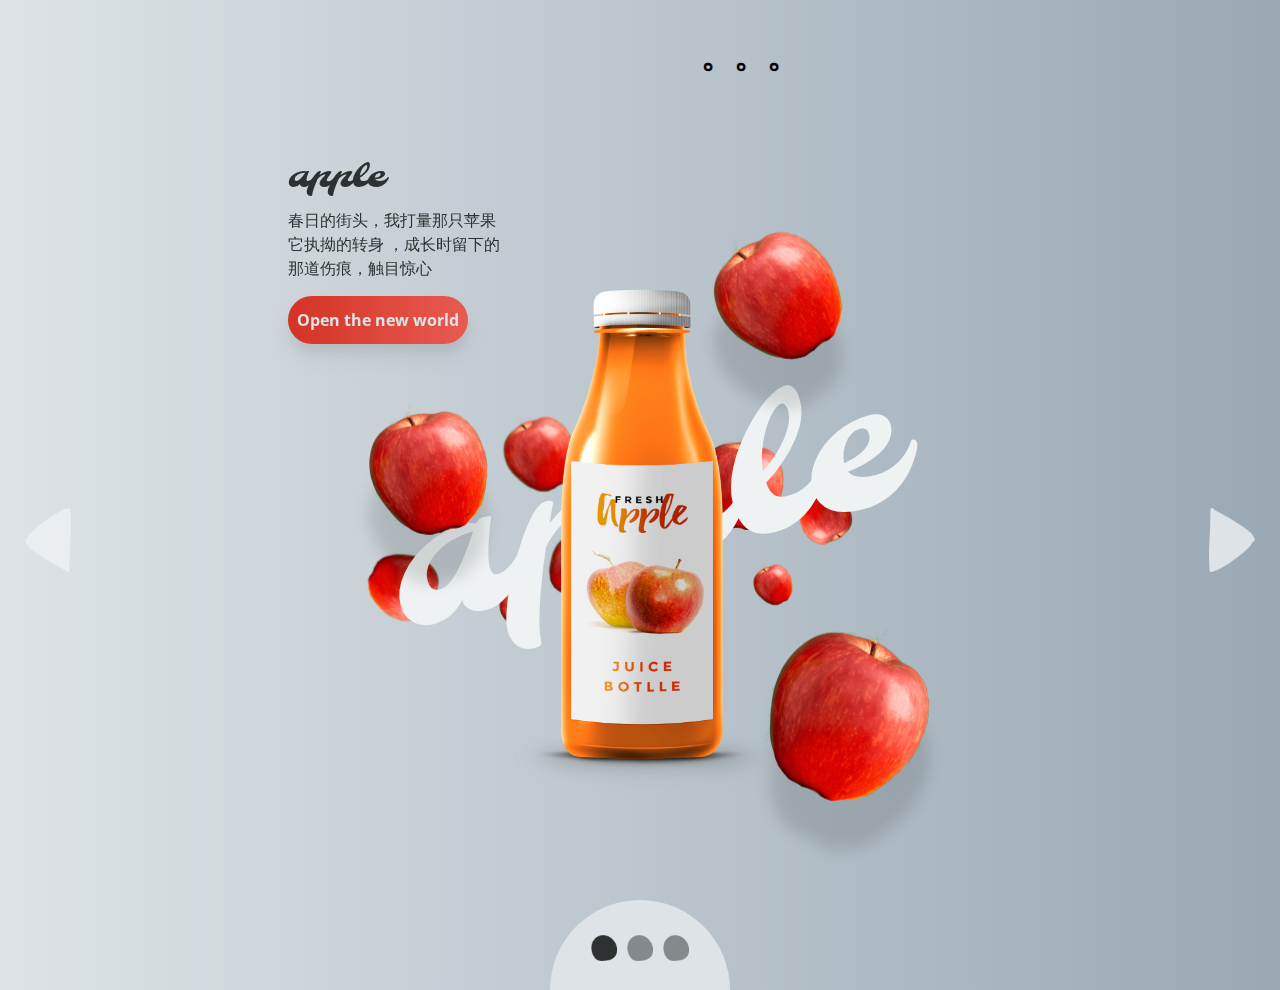
<file: mywebsite/index.html>
<!DOCTYPE html>
<html lang="zh">
<head>
    <meta charset="UTF-8">
    <meta http-equiv="X-UA-Compatible" content="IE=edge,chrome=1">
    <meta name="viewport" content="width=device-width, initial-scale=1.0">
    <title>my world</title>
    <link rel="stylesheet" type="text/css" href="css/normalize.css" /><!--CSS RESET-->
    <link rel="stylesheet" type="text/css" href="css/htmleaf-demo.css"><!--演示页面样式，使用时可以不引用-->
    <link rel="stylesheet" type="text/css" href="assets/css/base.css" />
    <link rel="stylesheet" type="text/css" href="assets/css/demo.css" />
    <link rel="stylesheet" href="css/website1.css">
    <style>
        .icon {
            width: 1em; height: 1em;
            vertical-align: -0.15em;
            fill: currentColor;
            overflow: hidden;
        }
    </style>
</head>
<body>
<div>
<div class="htmleaf-container">
    <header class="htmleaf-header">
        <h1 id="welcome"></h1>
    </header>
    <section class="page-wrapper" id="coidea">

        <div class="slider">

            <ul class="slider-list">

                <li class="slider-list__item slider-list__item_active">
	            <span class="back__element">
	              <img src="assets/img/back_apple_002.png" />
	            </span>
                    <span class="main__element">
	              <img src="assets/img/bottle_apple_002.png" />
	            </span>
                    <span class="front__element">
	              <img src="assets/img/front_apple_002.png" />
	            </span>
                    <span class="title__element">
	              <span class="title">apple</span>
	            </span>
                    <span class="more__element">
	              <span class="content">
	                <span class="headline">apple</span>
	                <span class="excerpt">春日的街头，我打量那只苹果<br>它执拗的转身
                        ，成长时留下的<br>那道伤痕，触目惊心</span>
	                <span class="link">
	                  <div class="fill"></div>
	                  <a href="#" class="open">Open the new world</a>
	                </span>
	              </span>
	            </span>
                </li>

                <li class="slider-list__item">
	            <span class="back__element">
	              <img src="assets/img/back_grapes_001.png" />
	            </span>
                    <span class="main__element">
	              <img src="assets/img/bottle_grapes_001.png" />
	            </span>
                    <span class="front__element">
	              <img src="assets/img/front_grapes_001.png" />
	            </span>
                    <span class="title__element">
	              <span class="title">grapes</span>
	            </span>
                    <span class="more__element">
	              <span class="content">
	                <span class="headline">grapes</span>
	                <span class="excerpt">西园晚霁浮嫩凉，开尊漫摘葡萄尝<br>满架高撑紫络索，一枝斜亸金琅珰<br> 天风飕飕叶栩栩，蝴蝶声干作晴雨<br> 神蛟清夜蛰寒潭，万片湿云飞不起<br>石家美人金谷游，罗帏翠幕珊瑚钩<br> 玉盘新荐入华屋，珠帐高悬夜不收<br>胜游记得当年景，清气逼人毛骨冷<br> 笑呼明镜上遥天，醉倚银床弄秋影</span>
	                <span class="link">
	                  <div class="fill fill-dark"></div>
	                  <a href="#" class="open">Open the new world</a>
	                </span>
	              </span>
	            </span>
                </li>

                <li class="slider-list__item">
	            <span class="back__element">
	              <img src="assets/img/back_strawberry_003.png" />
	            </span>
                    <span class="main__element">
	              <img src="assets/img/bottle_strawberry_003.png" />
	            </span>
                    <span class="front__element">
	              <img src="assets/img/front_strawberry_003.png" />
	            </span>
                    <span class="title__element">
	              <span class="title">strawberry</span>
	            </span>
                    <span class="more__element">
	              <span class="content">
	                <span class="headline">strawberry</span>
	                <span class="excerpt">幽幽雅雅若卿卿,碧玉嫣红百媚生<br>不羡高枝犹自爱,春风吹处果盈盈</span>
	                <span class="link">
	                    <div class="fill"></div>
	                  <a href="#" class="open">Open the new world</a>
	                </span>
	              </span>
	            </span>
                </li>

            </ul>

            <div class="slider__nav-bar">
                <a class="nav-control"></a>
                <a class="nav-control"></a>
                <a class="nav-control"></a>
            </div>

            <div class="slider__controls">
                <a class="slider__arrow slider__arrow_prev"></a>
                <a class="slider__arrow slider__arrow_next"></a>
            </div>

        </div>

    </section>
</div>
<div class="htmleaf-down">
    <div id="myWebsite">
        <div id="middle">
            <div id='aboutMe'>
                <ul class="iconfont">
                    <li>
                        <svg class="icon" aria-hidden="true">
                            <use xlink:href="#icon-ziyuan4"></use>
                        </svg>
                    </li>
                    <li>
                        <svg class="icon" aria-hidden="true">
                            <use xlink:href="#icon-ziyuan3"></use>
                        </svg>
                    </li>
                    <li>
                        <svg class="icon" aria-hidden="true">
                            <use xlink:href="#icon-ziyuan2"></use>
                        </svg>
                    </li>
                    <p>About Me</p>
                    <li>
                        <svg class="icon" aria-hidden="true">
                            <use xlink:href="#icon-ziyuan1"></use>
                        </svg>
                    </li>
                    <li>
                        <svg class="icon" aria-hidden="true">
                            <use xlink:href="#icon-ziyuan8"></use>
                        </svg>
                    </li>
                    <li>
                        <svg class="icon" aria-hidden="true">
                            <use xlink:href="#icon-ziyuan9"></use>
                        </svg>
                    </li>

                </ul>
            </div>
            <div class="infor-img">
                <img src="web-image/小奶熊.png" alt="">
            </div>
            <div id="container">
                <div id="num">
                    <ul>
                        <li class="num1">
                            <img src="web-image/img30.jpg" alt="">
                        </li>
                        <li>
                            <img src="web-image/img32.jpg" alt="">
                        </li>
                        <li>
                            <img src="web-image/img33.jpg" alt="">
                        </li>
                        <li>
                            <img src="web-image/img34.jpg" alt="">
                        </li>
                        <li>
                            <img src="web-image/img35.jpg" alt="">
                        </li>
                        <li>
                            <img src="web-image/img31.jpg" alt="">
                        </li>
                        <li>
                            <img src="web-image/img37.jpg" alt="">
                        </li>
                        <li>
                            <img src="web-image/img38.jpg" alt="">
                        </li>
                    </ul>

                </div>
                <ul id="font">
                    <li id="left">left</li>
                    <li id="right">right</li>
                </ul>
            </div>
            <div id="information">
                <div id="contain">
                    <img class='selected' src="web-image/img20.jpg" alt="">
                    <img src="web-image/img21.jpg" alt="">
                    <img src="web-image/img22.jpg" alt="">
                    <img src="web-image/img23.jpg" alt="">
                    <ul class="num">
                        <li class="selected"></li>
                        <li></li>
                        <li></li>
                        <li></li>
                    </ul>
                    <div class="arrows">
                        <span id="prev">&lt;</span>
                        <span id="next">&gt;</span>
                    </div>

                </div>
                <div class="infor-font">
                    <p>hey,我叫张爽</p>
                    <p>东北农业大学2016级，本科生，软件工程专业</p>
                    <p>精通html，css ，js，vue,react 等多门语言
                        熟练使用Dom，ES6，Jquery等多门语法</p>
                    <p>还有好多好多，都写不过来了呢，简述,简述哈</p>
                    <p>另外，我对自己要求严格，具有极强的自主学习和吃苦耐劳的能力</p>
                    <p>对工作热情，认真负责</p>
                    <p>在校期间学习优异，多次获得奖学金和校级三好学生荣誉称号</p>
                    <p>获得多种省级校级的奖项等</p>
                    <p>同时担任多种干部，团结大家</p>
                    <p>爱好画画，看书，游泳，打网球，羽毛球等</p>
                    <p>性格乐观开朗，喜欢帮助他人，喜欢交朋友</p>
                    <p>和我在一起一定会很开心的哟</p>
                </div>
            </div>
        </div>
        <div id="goup"></div>

        <div id="workContact">
            <div id="technology">
            <div class="chart">
                <div>
                    <canvas  id="one" width="280" height="280" ></canvas>
                    <img class="dongImg" src="web-image/img1.gif" alt="">
                    <canvas  id="two" width="280" height="280" ></canvas>
                    <img class="dongImg" src="web-image/img2.gif" alt="">
                    <canvas  id="three" width="280" height="280"></canvas>
                </div>
                <div>
                    <img class="dongImg" src="web-image/img3.gif" alt="">
                    <canvas  id="four" width="280" height="280"></canvas>
                    <img class="dongImg" src="web-image/img7.gif" alt="">
                    <canvas  id="five" width="280" height="280"></canvas>
                    <img class="dongImg" src="web-image/img5.gif" alt="">
                </div>
            </div>
        </div>
            <div id="mywork" style="position: relative">
                <div class="bigcover">
                    愿你三冬暖，愿你春不寒<br>
                    愿你天黑有灯，下雨有伞<br>
                    愿你人生路上有良人相伴<br>
                    愿你的所有快乐无需假装<br>
                    愿你此生尽性，赤诚善良<br>
                </div>
                <span class="cover">Nothing</span>
                <!--<img src="web-image/nnn.gif" style="width: 380px;height: 364px;position: absolute;top:313px;left:50px;" alt="">-->
                <div class="wordcard">
                    <ul class="worktitle">
                        <li class="smalltitle workSelect">所有</li>
                        <li class="smalltitle">仿站</li>
                        <li class="smalltitle">vueapp</li>
                        <li class="smalltitle" >原生小发现</li>
                    </ul>

                    <!--//所有-->
                    <div class="basework allwork workshow">
                        <a href="http://localhost:63342/myfellow25/mywebsite/time%E4%BE%8B%E5%AD%90.html?_ijt=ctevs6srsousmt6152vltc6auq">
                            <img src="web-image/clock.png" alt="">
                        </a>
                        <a href="http://localhost:63342/myfellow25/mywebsite/%E6%97%8B%E8%BD%AC%E7%AB%8B%E6%96%B9%E4%BD%93.html?_ijt=6cm83rb7bokgprf148r303p753">
                            <img src="web-image/立方体.png" alt="">
                        </a>
                        <a href="http://localhost:63342/myfellow25/mywebsite/%E6%8B%96%E6%8B%BD.html?_ijt=6cm83rb7bokgprf148r303p753">
                            <img src="web-image/拖拽.png" alt="">
                        </a>
                        <a href=" http://localhost:8080/movie">
                            <img src="web-image/vueapp.png" alt="">
                        </a>
                        <a href="http://localhost:3000/">
                            <img src="web-image/meituan.jpg" alt="">
                        </a>
                        <a href="http://localhost:63342/myfellow25/mywebsite/%E6%94%BE%E5%A4%A7%E9%95%9C/%E6%94%BE%E5%A4%A7%E9%95%9C.html?_ijt=rpbvur8n7ljl3tuf7l4ia1bcpl">
                            <img src="web-image/放大镜.png" alt="">
                        </a>
                    </div>
                    <!--防战-->
                    <div class="basework meituenwork">
                        <a href="http://localhost:3000/">
                            <img src="web-image/meituan.jpg" alt="">
                        </a>
                    </div>
                    <!--vueapp-->
                    <div class="basework vueapp">
                        <a href=" http://localhost:8080/movie">
                            <img src="web-image/vueapp.png" alt="">
                        </a>
                    </div>
                    <!--原生小发现-->
                    <div class="basework elsework">
                        <a href="http://localhost:63342/myfellow25/mywebsite/time%E4%BE%8B%E5%AD%90.html?_ijt=ctevs6srsousmt6152vltc6auq">
                            <img src="web-image/clock.png" alt="">
                        </a>
                        <a href="http://localhost:63342/myfellow25/mywebsite/%E6%97%8B%E8%BD%AC%E7%AB%8B%E6%96%B9%E4%BD%93.html?_ijt=6cm83rb7bokgprf148r303p753">
                            <img src="web-image/立方体.png" alt="">
                        </a>
                        <a href="http://localhost:63342/myfellow25/mywebsite/%E6%8B%96%E6%8B%BD.html?_ijt=6cm83rb7bokgprf148r303p753">
                            <img src="web-image/拖拽.png" alt="">
                        </a>
                    </div>
                </div>
                <!--<img src="web-image/小丸子.jpeg" style="position: absolute;top:200px;right:146px;" alt="">-->

            </div>

        </div>
        <div id="contact">
        <img src="web-image/star.gif" alt="">
        <div class="callme">
            CONNECT ME
            <img src="web-image/cat.gif" style="width: 100px;height: 100px;">
        </div>
        <div class="tell">
            tell:18846085254<br>
            e-mail:18846085254@163.com<br>
            wx:zs781792980<br>
            QQ:781792980<br>
            Github: <a href="https://github.com/zhangshuang-h">https://github.com/zhangshuang-h<br></a>
            <img src="web-image/动态小人.gif" alt="">
        </div>
    </div>

</div>

</div>
</div>
<script src="assets/js/anime.min.js" type="text/javascript"></script>
<script src="assets/js/jquery-1.12.4.js"></script>
<script src="assets/js/demo.js"></script>
<script src="assets/js/iconfont.js"></script>
<script src="assets/js/jslib.js"></script>
<script src="assets/js/website1.js"></script>
<script src="assets/js/vue.js"></script>
<!--//轮播图-->
<script>
    var ocontain = document.getElementById("contain")
    var aLi = contain.getElementsByTagName("li");
    var aimg = contain.getElementsByTagName("img");
    var oprev = document.getElementById("prev");
    var onext = document.getElementById("next");

    var nowindex = 0;
    var zIndex = 4 ;
    for(var i=0;i<aLi.length;i++){
        aimg[i].style.zIndex = aLi.length - i;
    }
    for( var i = 0;i<aLi.length;i++){
        aLi[i].index = i;
        aLi[i].onmouseover=function () {
            changeimg(this.index);
        }
        aLi[i].onselectstart = function(){
            return false
        }
    }
    onext.onclick = function () {
        nowindex++;
        if(nowindex ==aLi.length ){
            nowindex=0;
        }
        changeimg(nowindex)
    }
    oprev.onclick = function () {
        nowindex--;
        if(nowindex ==-1 ){
            nowindex=aLi.length - 1;
        }
        changeimg(nowindex);
    }
    function changeimg(xx) {
        for(var j=0;j<aLi.length;j++){
            aLi[j].className="";
            // aimg[j].className=''
        }
        aLi[xx].className='selected';
        // aimg[xx].className='selected';
        aimg[xx].style.zIndex = ++zIndex;
        aimg[xx].style.opacity = 0;
        animate(aimg[xx],{opacity:100});
    }
    play();
    ocontain.onmousemove = function () {
        clearInterval(timer);
    };
    ocontain.onmouseout = function () {
        play();
    };
    function fn() {
        onext.onclick();
    }
    function play() {
        timer = setInterval(fn,1000);
    }

</script>
<!--欢迎-->
<script>
    var Welcome = document.getElementById("welcome");
    var msg = "。。。Welcome to xiaoshuang Zhang's Mini-World。。。<br> 。。。Best wishes to you 。。。";
    var interval = 0;
    var len = msg.length;
    // console.log(len);
    (function(){
        time();
        function time() {
            Welcome.innerHTML = msg.substring(0,interval);
            if(interval != len ) {
                ++interval;
                var st = setTimeout(function(){
                    time();
                    // console.log(1111);
                },200);
            }else{
                interval = 0;
                clearTimeout(st);
            }
        }
    })();

</script>
<!--百分比-->
 <script>
        function percent(classname,num,content){
            var draw = document.getElementById(classname);
            if(!draw.getContext){
                return false;
            }
            var context=draw.getContext('2d'), centerX=draw.width/2,
                centerY=draw.height/2,
                angle=num, //占的百分数
                color=[], //"#e5e5e5","red","#F00"
                font="25px center";
            speed1 = 0; //从度数开始70---》表示从70度开始
            context.lineCap="round";  //square 平角的帽
            //绘制外圈的圆
            function blueCircle(){
                context.save();//save() 方法保存当前图像状态的一份拷贝。
                context.strokeStyle = color[0] || "#e5e5e5"; //设置描边样式
                context.lineWidth = 8; //设置线宽
                context.beginPath();//路径开始
                //context.arc(centerX, centerY, 100 , -Math.PI/2, -Math.PI/2 +n*rad, false);
                //用于绘制圆弧context.arc(x坐标，y坐标，半径，起始角度，终止角度，顺时针/逆时针)
                context.arc(centerX,centerY,centerX-50,0,2*Math.PI,false);
                /*context.moveTo(210,55);
                context.arc(55,55,20,0,2*Math.PI,false);*/
                context.stroke();
                context.closePath(); //路径结束
                context.restore();//save() 方法把当前状态的一份拷贝压入到一个保存图像状态的栈中。这就允许您临时地改变图像状态，然后，通过调用 restore() 来恢复以前的值。
            }

            //绘制红色外圈
            function redCircle(n){
                context.save();
                context.strokeStyle = color[1] || "#4ebdd1"; //设置描边样式
                context.lineWidth = 5; //设置线宽
                context.beginPath();
                context.arc(centerX, centerY, centerX-48 ,  -Math.PI /2, (n * 3.6 - 90) * Math.PI / 180, false);
                context.stroke();
                context.closePath();
                context.restore();
            }
            //百分比文字绘制
            function text(n){
                context.save(); //save和restore可以保证样式属性只运用于该段canvas元素
                //context.strokeStyle = "#F00"; //设置描边样式
                //context.fillStyle='#f00';//文字颜色
                context.beginPath();
                context.font =font || "40px Arial"; //设置字体大小和字体
                context.fillStyle=color[2] || "#333";
                context.textAlign='center';//文本程度对齐方法
                context.textBaseline='middle';//文本垂曲标的目的，基线位置
                //绘制字体，并且指定位置
                context.fillText(content, centerX, centerY-30);
                context.fillText(n.toFixed(0)+"%", centerX, centerY+30);
                context.stroke(); //执行绘制
                context.closePath();
                context.restore();
            }

            //自己一直调用自己动画循环
            var t1=null;
            (function drawFrame(){
                t1=setTimeout(drawFrame,50);
                //window.requestAnimationFrame(drawFrame);
                context.clearRect(0, 0, draw.width, draw.height);
                blueCircle();
                redCircle(speed1);
                text(speed1);
                if(speed1 > angle*100)  clearTimeout(t1);
                speed1 += 0.2;
            }());

        }
        var htmleaf = document.getElementsByClassName("htmleaf-container");
        var Down = document.getElementsByClassName("htmleaf-down");
        var Open = document.getElementsByClassName("open");
        Down[0].style.display = "none";
        Open[0].onclick = function () {
            Down[0].style.display = "block";
            htmleaf[0].style.display = "none";
            // console.log(222)
            percent("one",0.97,"Html+Css3");
            percent("two",0.95,"javaScript");
            percent("three",0.96,"Vue+React");
            percent("four",0.89,"PHP+nodejs");
            percent("five",0.93,"others");
        };
 </script>
<!--work-->
<script>
  $(".smalltitle").on("click",function () {
      $(this).addClass("workSelect").siblings().removeClass("workSelect");
      $(".basework").eq($(this).index()).addClass("workshow").siblings().removeClass("workshow");
  })

  window.onload = function () {
      var mywork = document.getElementById("mywork");
      var bigcover = mywork.getElementsByClassName("bigcover");
      var cover = mywork.getElementsByClassName("cover");
      cover[0].onclick = function () {
              startmove(150, 10);
      };
      bigcover[0].onclick = function () {
              startmove(-150, 10);
      };
  }
      var timerr = null;
      function startmove(target,speed){
          var mywork = document.getElementById("mywork");
          var bigcover = mywork.getElementsByClassName("bigcover");
          var cover = mywork.getElementsByClassName("cover");
           timerr =setInterval(function () {
               if(target==150){
                   bigcover[0].style.left = bigcover[0].offsetLeft+speed+"px";
                   cover[0].style.display = "none";
                   if(bigcover[0].offsetLeft ==150){
                       clearInterval(timerr);
                   }
               }else{
                   bigcover[0].style.left=-300+"px";
                   cover[0].style.display = "block";
                   if(bigcover[0].offsetLeft ==-300){
                       clearInterval(timerr);
                   }
               }

           },30);

      }

</script>
</body>
</html>
</file>
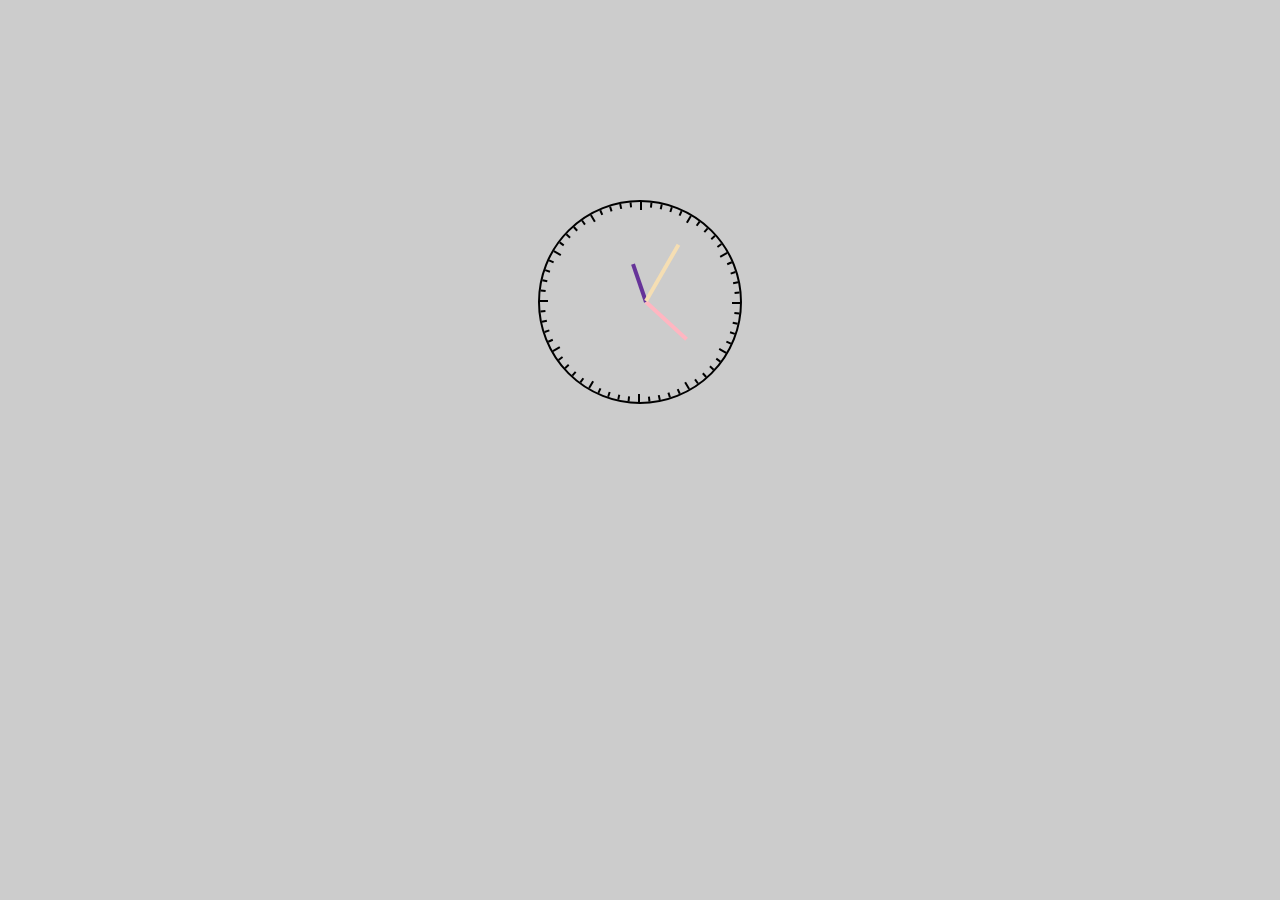
<file: mywebsite/clock.html>
<!DOCTYPE html>
<html lang="en">
<head>
    <meta charset="UTF-8">
    <title>time</title>
    <style>
        *{
            margin: 0;
            padding: 0;
        }
        html{
            background: #cccccc;
        }
        #clock{
            width:200px;
            height: 200px;
            border: 2px solid #000;
            border-radius: 50%;
            margin: 200px auto;
            position: relative;
        }
        #clock li{
            list-style: none;
            width:2px;
            height: 5px;
            background: #000;
            position: absolute;
            top:0;
            right:98px;
            transform-origin: 0 100px;
        }
        #clock li:nth-child(5n+1){
            height: 8px;
        }
        #clock .time{
            width:4px;
            transform-origin: bottom;
        }
        #hour{
            height: 40px;
            position:absolute;
            top:60px;
            left:104px;
            background: rebeccapurple;
        }
        #minute{
            height: 55px;
            position:absolute;
            top:45px;
            left:104px;
            background: lightpink;
        }
        #second{
            height: 65px;
            position:absolute;
            top:34px;
            left:104px;
            background: wheat;
        }


    </style>
</head>
<body>
<div id="clock">
<ul>
    <li style="transform: rotate(0deg)"></li> <li style="transform: rotate(6deg)"></li> <li style="transform: rotate(12deg)"></li>   <li style="transform: rotate(18deg)"></li> <li style="transform: rotate(24deg)"></li>
    <li style="transform: rotate(30deg)"></li> <li style="transform: rotate(36deg)"></li> <li style="transform: rotate(42deg)"></li> <li style="transform: rotate(48deg)"></li> <li style="transform: rotate(54deg)"></li>
    <li style="transform: rotate(60deg)"></li> <li style="transform: rotate(66deg)"></li> <li style="transform: rotate(72deg)"></li> <li style="transform: rotate(78deg)"></li> <li style="transform: rotate(84deg)"></li>
    <li style="transform: rotate(90deg)"></li> <li style="transform: rotate(96deg)"></li> <li style="transform: rotate(102deg)"></li> <li style="transform: rotate(108deg)"></li> <li style="transform: rotate(114deg)"></li>
    <li style="transform: rotate(120deg)"></li> <li style="transform: rotate(126deg)"></li> <li style="transform: rotate(132deg)"></li> <li style="transform: rotate(138deg)"></li> <li style="transform: rotate(144deg)"></li>
    <li style="transform: rotate(150deg)"></li> <li style="transform: rotate(156deg)"></li> <li style="transform: rotate(162deg)"></li> <li style="transform: rotate(168deg)"></li> <li style="transform: rotate(174deg)"></li>
    <li style="transform: rotate(180deg)"></li> <li style="transform: rotate(186deg)"></li> <li style="transform: rotate(192deg)"></li> <li style="transform: rotate(198deg)"></li> <li style="transform: rotate(204deg)"></li>
    <li style="transform: rotate(210deg)"></li> <li style="transform: rotate(216deg)"></li> <li style="transform: rotate(222deg)"></li> <li style="transform: rotate(228deg)"></li> <li style="transform: rotate(234deg)"></li>
    <li style="transform: rotate(240deg)"></li> <li style="transform: rotate(246deg)"></li> <li style="transform: rotate(252deg)"></li> <li style="transform: rotate(258deg)"></li> <li style="transform: rotate(264deg)"></li>
    <li style="transform: rotate(270deg)"></li> <li style="transform: rotate(276deg)"></li> <li style="transform: rotate(282deg)"></li> <li style="transform: rotate(288deg)"></li> <li style="transform: rotate(294deg)"></li>
    <li style="transform: rotate(300deg)"></li> <li style="transform: rotate(306deg)"></li> <li style="transform: rotate(312deg)"></li> <li style="transform: rotate(318deg)"></li> <li style="transform: rotate(324deg)"></li>
    <li style="transform: rotate(330deg)"></li> <li style="transform: rotate(336deg)"></li> <li style="transform: rotate(342deg)"></li> <li style="transform: rotate(348deg)"></li> <li style="transform: rotate(354deg)"></li>
</ul>
    <div id="hour" class="time" style=""></div>
    <div id="minute" class="time" style=""></div>
    <div id="second" class="time" style=""></div>
</div>
</body>
<script>
    (function(){
        time();
        setInterval(time,1000);
        function time(){
            var Hour = document.getElementById("hour");
            var Minute = document.getElementById("minute");
            var Second = document.getElementById("second");
            var myDate = new Date();
            var nowsecond = myDate.getSeconds();
            var nowminute = myDate.getMinutes()+nowsecond/60;
            var nowhour = myDate.getHours() +nowminute/60;


            Hour.style.transform = "rotate("+ nowhour * 30+"deg)";
            Minute.style.transform = "rotate("+ nowminute * 6+"deg)";
            Second.style.transform = "rotate("+ nowsecond * 6+"deg)";
        }

    })()

</script>
</html>
</file>
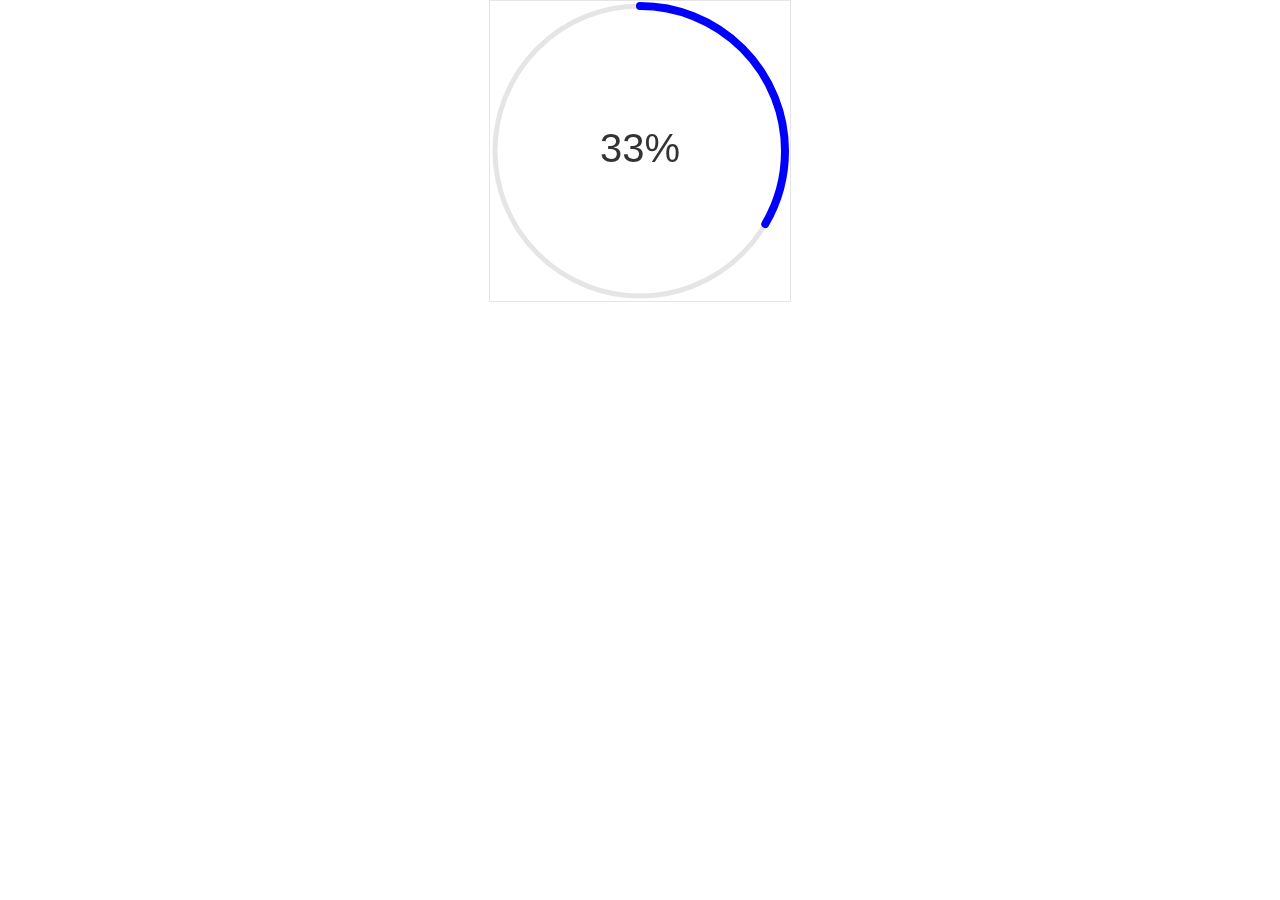
<file: mywebsite/percent.html>
<!DOCTYPE html>
<html>
<head>
    <meta http-equiv="Content-Type" content="text/html; charset=utf-8" />
    <title>canvas制作原生的百分比圆形比例等</title>
    <style>
        *{margin:0;padding:0;}
        body{text-align:center;}
    </style>
</head>
<body>
<div class="chart">
    <canvas  id="canvas" width="300" height="300" style="border:1px solid #e5e5e5"></canvas>
</div>
<script type="text/javascript">
    window.onload = function(){
        var draw = document.getElementById("canvas");
        if(!draw.getContext){
            return false;
        }
        var context=draw.getContext('2d'), centerX=draw.width/2,
            centerY=draw.height/2,
            angle= 0.86, //占的百分数
            color=[], //"#e5e5e5","red","#F00"
            font="40px Arial";
        speed = 0; //从度数开始70---》表示从70度开始
        context.lineCap="round";  //square 平角的帽

        //绘制外圈的圆
        function blueCircle(){
            context.save();//save() 方法保存当前图像状态的一份拷贝。
            context.strokeStyle = color[0] || "#e5e5e5"; //设置描边样式
            context.lineWidth = 5; //设置线宽
            context.beginPath();//路径开始
            //context.arc(centerX, centerY, 100 , -Math.PI/2, -Math.PI/2 +n*rad, false);
            //用于绘制圆弧context.arc(x坐标，y坐标，半径，起始角度，终止角度，顺时针/逆时针)
            context.arc(centerX,centerY,centerX-5,0,2*Math.PI,false);
            /*context.moveTo(210,55);
            context.arc(55,55,20,0,2*Math.PI,false);*/
            context.stroke();
            context.closePath(); //路径结束
            context.restore();//save() 方法把当前状态的一份拷贝压入到一个保存图像状态的栈中。这就允许您临时地改变图像状态，然后，通过调用 restore() 来恢复以前的值。
        }

        //绘制红色外圈
        function redCircle(n){
            context.save();
            context.strokeStyle = color[1] || "blue"; //设置描边样式
            context.lineWidth = 8; //设置线宽
            context.beginPath();
            context.arc(centerX, centerY, centerX-5 ,  -Math.PI /2, (n * 3.6 - 90) * Math.PI / 180, false);
            context.stroke();
            context.closePath();
            context.restore();
        }
        //百分比文字绘制
        function text(n){
            context.save(); //save和restore可以保证样式属性只运用于该段canvas元素
            //context.strokeStyle = "#F00"; //设置描边样式
            //context.fillStyle='#f00';//文字颜色
            context.beginPath();
            context.font =font || "40px Arial"; //设置字体大小和字体
            context.fillStyle=color[2] || "#333";
            context.textAlign='center';//文本程度对齐方法
            context.textBaseline='middle';//文本垂曲标的目的，基线位置
            //绘制字体，并且指定位置
            context.fillText(n.toFixed(0)+"%", centerX, centerY);
            context.stroke(); //执行绘制
            context.closePath();
            context.restore();
        }

        //自己一直调用自己动画循环
        var timer=null;
        (function drawFrame(){
            timer=setTimeout(drawFrame,1);
            //window.requestAnimationFrame(drawFrame);
            context.clearRect(0, 0, draw.width, draw.height);
            blueCircle();
            redCircle(speed);
            text(speed);
            if(speed > angle*100)  clearTimeout(timer);
            speed += 0.2;
        }());


        //下载

    }
</script>
</body>
</html>
<!-- -&#45;&#45;&#45;&#45;&#45;&#45;&#45;&#45;&#45;&#45;&#45;&#45;&#45;&#45;&#45;&#45;&#45;&#45;&#45;&#45;-->
<!--作者：空手走-web-->
<!--来源：CSDN-->
<!--原文：https://blog.csdn.net/u012409048/article/details/76599972-->
<!--版权声明：本文为博主原创文章，转载请附上博文链接！-->
</file>
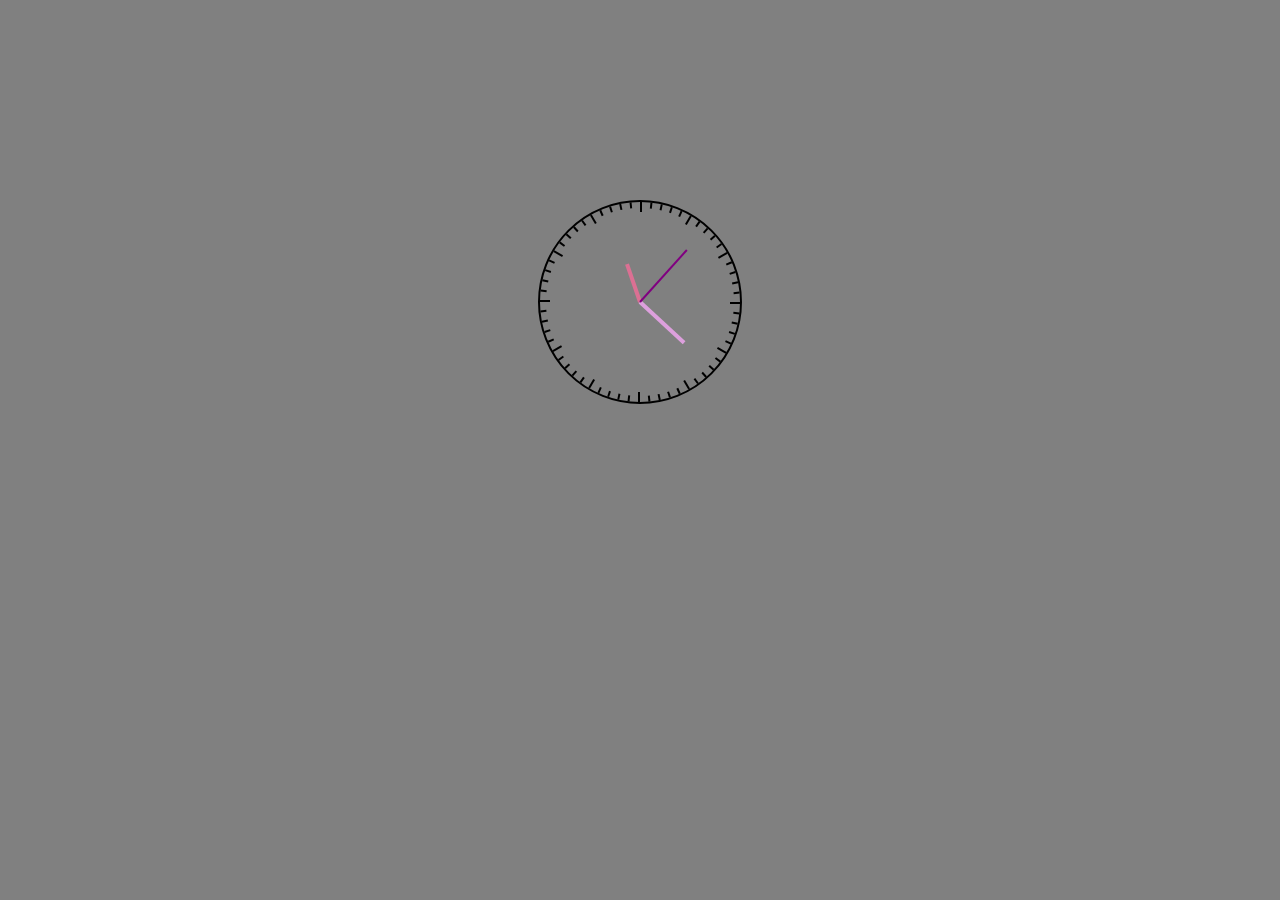
<file: mywebsite/time例子.html>
<!DOCTYPE html>
<html lang="en">
<head>
    <meta charset="UTF-8">
    <title>Title</title>
    <style>
        *{
            margin:0;
            padding: 0;
        }
        html{
            background: gray;
        }
        #clock{
            width: 200px;
            height: 200px;
            border: 2px solid;
            border-radius: 50%;
            margin: 200px auto;
            position: relative;
        }
        #dial li{
            width: 2px;
            height: 6px;
            background: #000000;
            list-style: none;
            position: absolute;
            top: 0;
            left: 100px;
            transform-origin: 0 100px;
        }
        #dial li:nth-child(5n+1){
            height: 10px;
        }
        #hour{
            width: 4px;
            height: 40px;
            background: palevioletred;
            position: absolute;
            top: 60px;
            left: 98px;
            transform-origin: bottom;
        }
        #minute{
            width: 4px;
            height: 60px;
            background: plum;
            position: absolute;
            left: 98px;
            top: 40px;
            transform-origin: bottom;
        }
        #second{
            width: 2px;
            height: 70px;
            background: purple;
            position: absolute;
            left: 99px;
            top: 30px;
            transform-origin: bottom;
        }
    </style>
</head>
<body>
<div id="clock">
    <ul id="dial">
        <li style="transform: rotate(0deg)"></li>
        <li style="transform: rotate(6deg)"></li>
        <li style="transform: rotate(12deg)"></li>
        <li style="transform: rotate(18deg)"></li>
        <li style="transform: rotate(24deg)"></li>
        <li style="transform: rotate(30deg)"></li>
        <li style="transform: rotate(36deg)"></li>
        <li style="transform: rotate(42deg)"></li>
        <li style="transform: rotate(48deg)"></li>
        <li style="transform: rotate(54deg)"></li>
        <li style="transform: rotate(60deg)"></li>
        <li style="transform: rotate(66deg)"></li>
        <li style="transform: rotate(72deg)"></li>
        <li style="transform: rotate(78deg)"></li>
        <li style="transform: rotate(84deg)"></li>
        <li style="transform: rotate(90deg)"></li>
        <li style="transform: rotate(96deg)"></li>
        <li style="transform: rotate(102deg)"></li>
        <li style="transform: rotate(108deg)"></li>
        <li style="transform: rotate(114deg)"></li>
        <li style="transform: rotate(120deg)"></li>
        <li style="transform: rotate(126deg)"></li>
        <li style="transform: rotate(132deg)"></li>
        <li style="transform: rotate(138deg)"></li>
        <li style="transform: rotate(144deg)"></li>
        <li style="transform: rotate(150deg)"></li>
        <li style="transform: rotate(156deg)"></li>
        <li style="transform: rotate(162deg)"></li>
        <li style="transform: rotate(168deg)"></li>
        <li style="transform: rotate(174deg)"></li>
        <li style="transform: rotate(180deg)"></li>
        <li style="transform: rotate(186deg)"></li>
        <li style="transform: rotate(192deg)"></li>
        <li style="transform: rotate(198deg)"></li>
        <li style="transform: rotate(204deg)"></li>
        <li style="transform: rotate(210deg)"></li>
        <li style="transform: rotate(216deg)"></li>
        <li style="transform: rotate(222deg)"></li>
        <li style="transform: rotate(228deg)"></li>
        <li style="transform: rotate(234deg)"></li>
        <li style="transform: rotate(240deg)"></li>
        <li style="transform: rotate(246deg)"></li><li style="transform: rotate(252deg)"></li><li style="transform: rotate(258deg)"></li><li style="transform: rotate(264deg)"></li><li style="transform: rotate(270deg)"></li><li style="transform: rotate(276deg)"></li><li style="transform: rotate(282deg)"></li><li style="transform: rotate(288deg)"></li><li style="transform: rotate(294deg)"></li><li style="transform: rotate(300deg)"></li><li style="transform: rotate(306deg)"></li><li style="transform: rotate(312deg)"></li><li style="transform: rotate(318deg)"></li><li style="transform: rotate(324deg)"></li><li style="transform: rotate(330deg)"></li><li style="transform: rotate(336deg)"></li><li style="transform: rotate(342deg)"></li><li style="transform: rotate(348deg)"></li><li style="transform: rotate(354deg)"></li>
    </ul>
    <div id="hour" style="transform: rotate(277.792deg);"></div>
    <div id="minute" style="transform: rotate(93.5deg);"></div>
    <div id="second" style="transform: rotate(210deg);"></div>
</div>
<script>
    (function(){
        var oDial = document.getElementById("dial");
        var oHour = document.getElementById("hour");
        var oMinute = document.getElementById("minute");
        var oSecond = document.getElementById("second");
//         for(var i=0; i<60; i++){
// //                var oLi = document.createElement("li");
// //                oDial.appendChild(oLi);
//             oDial.innerHTML += "<li style='transform: rotate("+ i * 6 +"deg)'></li>";
//         }
        run();
        setInterval(run, 1000);
        function run(){
            var now = new Date();
            var nowSecond = now.getSeconds();
            var nowMinute = now.getMinutes() + nowSecond / 60;
            var nowHour = now.getHours() + nowMinute / 60;

            oSecond.style.transform = "rotate(" + nowSecond * 6 + "deg)";
            oMinute.style.transform = "rotate("+ nowMinute * 6 +"deg)";
            oHour.style.transform = "rotate("+ nowHour * 30 +"deg)";
        }

    })();

</script>

</body>
</html>
</file>
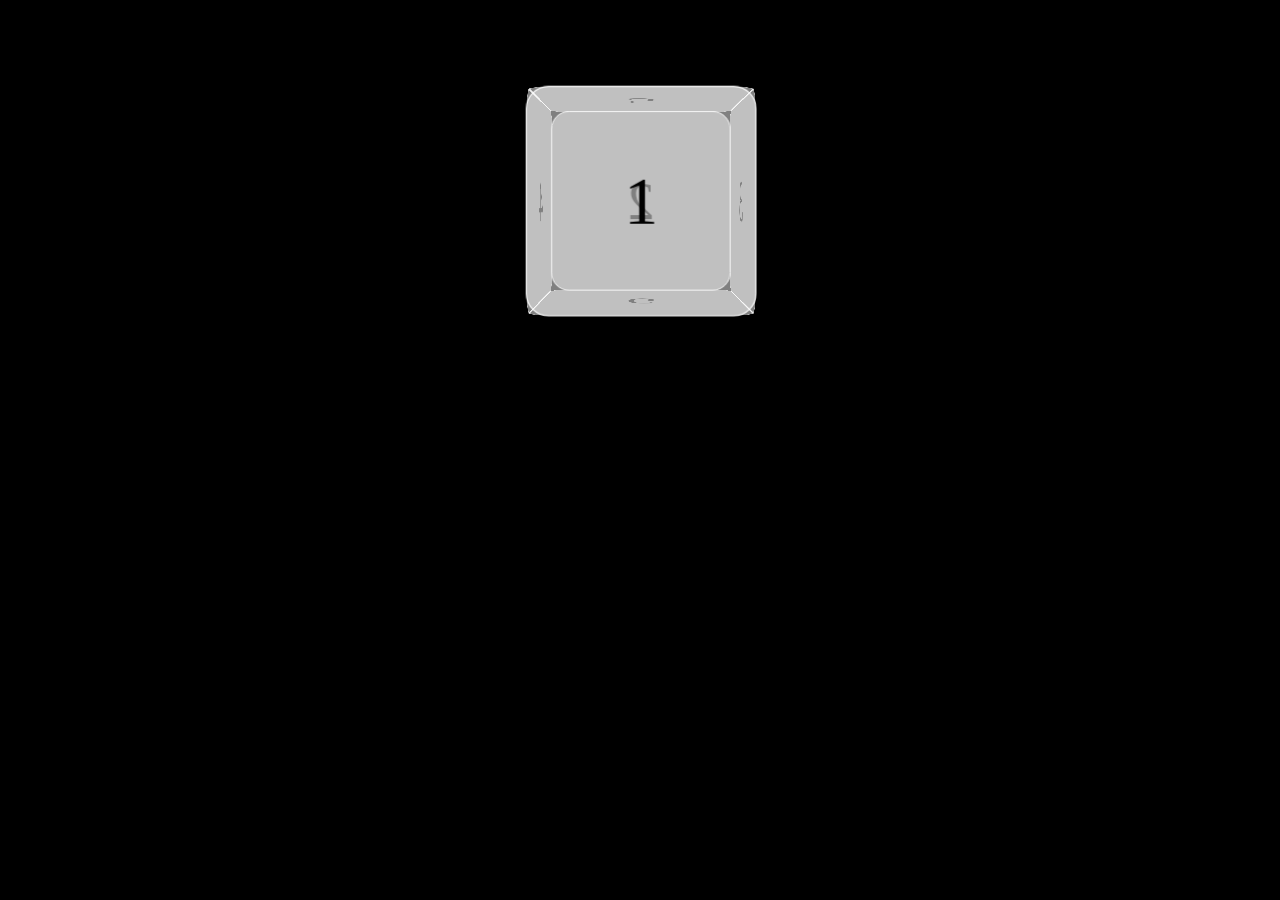
<file: mywebsite/旋转立方体.html>
<!DOCTYPE html>
<html lang="en">
<head>
    <meta charset="UTF-8">
    <title>Title</title>
    <style>
        body{
            background: #000000;
            perspective: 800px;
            /*perspective-origin: -300px -400px;*/
        }
        #container {
            width: 200px;
            height: 200px;
            margin: 100px auto;
            transform-style: preserve-3d;
            animation: yyy 3s linear infinite;
        }
        @keyframes yyy {
            from{

            }
            to{
                transform: rotateY(360deg);
            }
        }



        div:not(#container){
            width: 200px;
            height: 200px;
            background: rgba(255,255,255,.5);
            position: absolute;
            font-size: 60px;
            text-align: center;
            line-height: 200px;
            border-radius: 10%;
            border: 1px solid #ffffff;
        }
        #div1{
           transform: translateZ(100px);
       }
        #div2{
            transform:rotateY(180deg) translateZ(100px);
        }
        #div3{
            transform: rotateY(90deg) translateZ(100px);
        }
        #div4{
            transform: rotateY(-90deg) translateZ(100px);
        }
        #div5{
            transform: rotateX(90deg) translateZ(100px);
        }
        #div6{
            transform: rotateX(-90deg) translateZ(100px);
        }
    </style>
</head>
<body>
 <div id="container">
        <div id="div1">1</div>
        <div id="div2">2</div>
        <div id="div3">3</div>
        <div id="div4">4</div>
        <div id="div5">5</div>
        <div id="div6">6</div>
 </div>
</body>
</html>
</file>
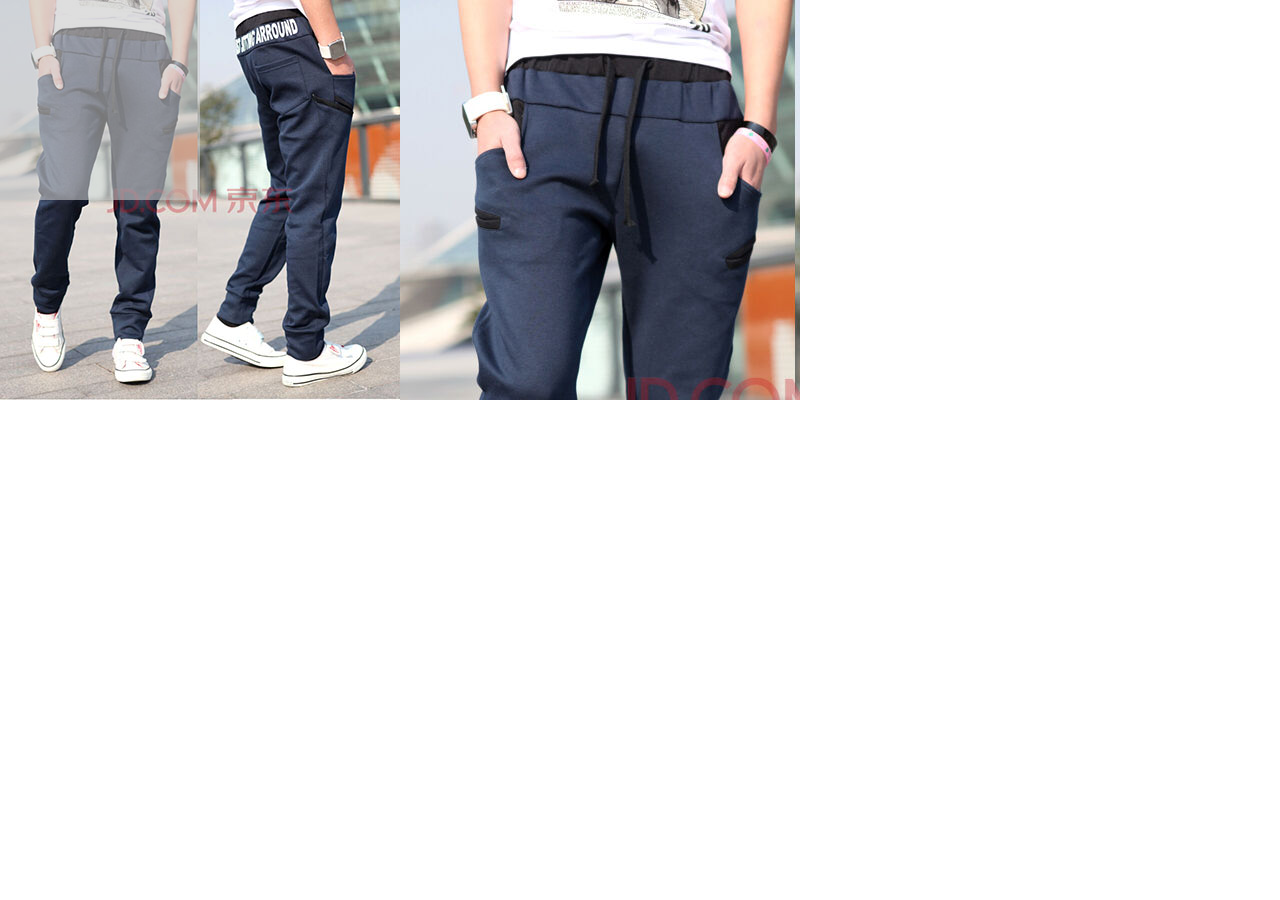
<file: mywebsite/放大镜/放大镜.html>
<!DOCTYPE html>
<html lang="en">
<head>
    <meta charset="UTF-8">
    <title>Title</title>
    <style>
        *{
            margin: 0;
            padding: 0;
        }
        #image,#image2{
            float: left;
            position: relative;
            width: 400px;
            height: 400px;
            cursor: move;
        }
        #image2{
            overflow: hidden;
        }
        #image div{
            width: 200px;
            height: 200px;
            background: rgba(200,200,200,.6);
            position: absolute;
            left: 0;
            top: 0;
            display: none;
        }
        #image2 img{
            position: absolute;
        }
        #image2{
            display: none;
        }
    </style>
</head>
<body>
<div id="image">
    <img src="1.jpg" alt="">
    <div id="div1"></div>
</div>
<div id="image2">
    <img src="2.jpg" alt="">
</div>
<script>
    var oimage = document.getElementById('image');
    var odiv1 = document.getElementById('div1')
    var oimage2 = document.getElementById("image2");
    var oimag2img = oimage2.getElementsByTagName('img')[0];
    oimage.onmouseover = function () {
        odiv1.style.display = 'block';
        oimage2.style.display = 'block'
        oimage.onmousemove = function (e) {
            e=e||window.event;
            var oleft =  e.clientX - odiv1.offsetWidth/2;
            var otop = e.clientY - odiv1.offsetHeight/2;

            if(oleft > oimage.offsetWidth - odiv1.offsetWidth){
                oleft = oimage.offsetWidth - odiv1.offsetWidth;
            }
            else if(oleft <0){
                oleft = 0
            }
            if(otop > oimage.offsetHeight - odiv1.offsetHeight){
                otop = oimage.offsetHeight - odiv1.offsetHeight;
            }
            else if(otop <0){
                otop = 0
            }
            var radiusx = oleft/(oimage.offsetWidth -odiv1.offsetWidth);
            var xxx = radiusx * (oimag2img.offsetWidth  - oimage2.offsetWidth)
            var radiusy = otop/(oimage.offsetHeight -odiv1.offsetHeight);
            var yyy = radiusy * (oimag2img.offsetHeight  - oimage2.offsetHeight)
            oimag2img.style.left = -xxx  + 'px'
            oimag2img.style.top = -yyy  + 'px'
            odiv1.style.left = oleft + 'px'
            odiv1.style.top = otop + 'px'

        };
      odiv1.onmouseup = function () {
          oimage.onmousemove = null;
      }
    };
    oimage.onmouseout = function () {
        odiv1.style.display = 'none'
        oimage2.style.display = 'none'
    };
</script>
</body>
</html>
</file>
<file: mywebsite/css/htmleaf-demo.css>
@font-face {
	font-family: 'icomoon';
	src:url('../fonts/icomoon.eot?rretjt');
	src:url('../fonts/icomoon.eot?#iefixrretjt') format('embedded-opentype'),
		url('../fonts/icomoon.woff?rretjt') format('woff'),
		url('../fonts/icomoon.ttf?rretjt') format('truetype'),
		url('../fonts/icomoon.svg?rretjt#icomoon') format('svg');
	font-weight: normal;
	font-style: normal;
}

[class^="icon-"], [class*=" icon-"] {
	font-family: 'icomoon';
	speak: none;
	font-style: normal;
	font-weight: normal;
	font-variant: normal;
	text-transform: none;
	line-height: 1;

	/* Better Font Rendering =========== */
	-webkit-font-smoothing: antialiased;
	-moz-osx-font-smoothing: grayscale;
}

body, html {
	font-size: 100%;
	padding: 0;
	margin: 0;}

/* Reset */
*,
*:after,
*:before {
	-webkit-box-sizing: border-box;
	-moz-box-sizing: border-box;
	box-sizing: border-box;
}

/* Clearfix hack by Nicolas Gallagher: http://nicolasgallagher.com/micro-clearfix-hack/ */
.clearfix:before,
.clearfix:after {
	content: " ";
	display: table;
}

.clearfix:after {
	clear: both;
}

body{
	background: whitesmoke;
	color: #D5D6E2;
	font-weight: 500;
	font-size: 1.05em;
	font-family: "Microsoft YaHei","Segoe UI", "Lucida Grande", Helvetica, Arial,sans-serif;
}
.htmleaf-links a{ color: rgba(255, 255, 255, 0.6);outline: none;text-decoration: none;-webkit-transition: 0.2s;transition: 0.2s;}
.htmleaf-links a:hover,.htmleaf-links a:focus{color:#74777b;text-decoration: none;}
.htmleaf-container{
	margin: 0 auto;
}

.bgcolor-1 { background: #f0efee; }
.bgcolor-2 { background: #f9f9f9; }
.bgcolor-3 { background: #e8e8e8; }/*light grey*/
.bgcolor-4 { background: #2f3238; color: #fff; }/*Dark grey*/
.bgcolor-5 { background: #df6659; color: #521e18; }/*pink1*/
.bgcolor-6 { background: #2fa8ec; }/*sky blue*/
.bgcolor-7 { background: #d0d6d6; }/*White tea*/
.bgcolor-8 { background: #3d4444; color: #fff; }/*Dark grey2*/
.bgcolor-9 { background: #ef3f52; color: #fff;}/*pink2*/
.bgcolor-10{ background: #64448f; color: #fff;}/*Violet*/
.bgcolor-11{ background: #3755ad; color: #fff;}/*dark blue*/
.bgcolor-12{ background: #3498DB; color: #fff;}/*light blue*/
.bgcolor-20{ background: #494A5F;color: #D5D6E2;}
/* Header */
.htmleaf-header{
	padding: 1em 190px 1em;
	letter-spacing: -1px;
	text-align: center;
	background: -webkit-linear-gradient(to right, #dde3e6, #8e9eab);
	background: linear-gradient(to right, #dde3e6, #8e9eab);
}
.htmleaf-header h1 {
	color: #000;
	font-weight: 600;
	font-size: 2em;
	line-height: 1;
	margin-bottom: 0;
}
.htmleaf-header h1 span {
	display: block;
	font-size: 60%;
	font-weight: 400;
	padding: 0.8em 0 0.5em 0;
	color: #c3c8cd;
}
/*nav*/
.htmleaf-demo a{color: #fff;text-decoration: none;}
.htmleaf-demo{width: 100%;padding-bottom: 1.2em;}
.htmleaf-demo a{display: inline-block;margin: 0.5em;padding: 0.6em 1em;border: 3px solid #fff;font-weight: 700;}
.htmleaf-demo a:hover{opacity: 0.6;}
.htmleaf-demo a.current{background:#1d7db1;color: #fff; }
/* Top Navigation Style */
.htmleaf-links {
	position: relative;
	display: inline-block;
	white-space: nowrap;
	font-size: 1.5em;
	text-align: center;
}

.htmleaf-links::after {
	position: absolute;
	top: 0;
	left: 50%;
	margin-left: -1px;
	width: 2px;
	height: 100%;
	background: #dbdbdb;
	content: '';
	-webkit-transform: rotate3d(0,0,1,22.5deg);
	transform: rotate3d(0,0,1,22.5deg);
}

.htmleaf-icon {
	display: inline-block;
	margin: 0.5em;
	padding: 0em 0;
	width: 1.5em;
	text-decoration: none;
}

.htmleaf-icon span {
	display: none;
}

.htmleaf-icon:before {
	margin: 0 5px;
	text-transform: none;
	font-weight: normal;
	font-style: normal;
	font-variant: normal;
	font-family: 'icomoon';
	line-height: 1;
	speak: none;
	-webkit-font-smoothing: antialiased;
}
/* footer */
.htmleaf-footer{width: 100%;padding-top: 10px;}
.htmleaf-small{font-size: 0.8em;}
.center{text-align: center;}
/****/
.related {
	color: #fff;
	background: #494A5F;
	text-align: center;
	font-size: 1.25em;
	padding: 0.5em 0;
	overflow: hidden;
}

.related > a {
	vertical-align: top;
	width: calc(100% - 20px);
	max-width: 340px;
	display: inline-block;
	text-align: center;
	margin: 20px 10px;
	padding: 25px;
	font-family: "Microsoft YaHei","宋体","Segoe UI", "Lucida Grande", Helvetica, Arial,sans-serif, FreeSans, Arimo;
}
.related a {
	display: inline-block;
	text-align: left;
	margin: 20px auto;
	padding: 10px 20px;
	opacity: 0.8;
	-webkit-transition: opacity 0.3s;
	transition: opacity 0.3s;
	-webkit-backface-visibility: hidden;
	text-decoration: none;
}

.related a:hover,
.related a:active {
	opacity: 1;
}

.related a img {
	max-width: 100%;
	opacity: 0.8;
	border-radius: 4px;
}
.related a:hover img,
.related a:active img {
	opacity: 1;
}
.related h3{font-family: "Microsoft YaHei", sans-serif;font-size: 1.2em}
.related a h3 {
	font-size: 0.85em;
	font-weight: 300;
	margin-top: 0.15em;
	color: #fff;
}
/* icomoon */
.icon-htmleaf-home-outline:before {
	content: "\e5000";
}

.icon-htmleaf-arrow-forward-outline:before {
	content: "\e5001";
}

@media screen and (max-width: 1024px) {
	.htmleaf-header {
		padding: 2em 10% 2em;
	}
	.htmleaf-header h1 {
        font-size:1.4em;
    }
    .htmleaf-links{font-size: 1.4em}
}

@media screen and (max-width: 960px) {
	.htmleaf-header {
		padding: 2em 10% 2em;
	}
	.htmleaf-header h1 {
        font-size:1.2em;
    }
    .htmleaf-links{font-size: 1.2em}
    .related h3{font-size: 1em;}
	.related a h3 {
		font-size: 0.8em;
	}
}

@media screen and (max-width: 766px) {
	.htmleaf-header h1 {
        font-size:1.3em;
    }
    .htmleaf-links{font-size: 1.3em}
}

@media screen and (max-width: 640px) {
	.htmleaf-header {
		padding: 2em 10% 2em;
	}
	.htmleaf-header h1 {
        font-size:1em;
    }
    .htmleaf-links{font-size: 1em}
    .related h3{font-size: 0.8em;}
	.related a h3 {
		font-size: 0.6em;
	}
}
</file>
<file: mywebsite/assets/css/base.css>
@import url('https://fonts.googleapis.com/css?family=Abril+Fatface|Raleway:300,400,900');

/* Header */
.coidea-header {
    position: fixed;
    display: block;
    width: 96%;
    width: calc( 100% - 32px );
    height: 40px;
    margin: 0 auto;
    color: #FFFFFF;
    text-align: center;
    top: 16px; right: 16px; left: 16px;
    z-index: 1000;
}

.coidea-header .coidea-links .coidea-icon-back {
    position: absolute;
    display: block;
    width: 24px;
    height: 24px;
    padding: 7px;
    color: rgba(255,255,255,0.75);
    font-size: 32px;
    line-height: 34px;
    font-weight: 900;
    font-family: 'Raleway', sans-serif;
    text-decoration: none;
    outline: 0px none;
    outline: 0px;
    transition: all .3s ease;
    top: 0;
    left: 0;
    z-index: 2;
}

.coidea-header .coidea-links .coidea-icon-back::before {
    content: '';
    position: absolute;
    display: block;
    width: 34px;
    height: 34px;
    top: 7px;
    left: 20px;
    border-radius: 8px;
    background-color: rgba(255,255,255,.35);
}

.coidea-header .coidea-links .coidea-icon-back:hover {
    color: rgba(255,255,255,1);
}

.coidea-header .coidea-links .coidea-icon-github {
    position: absolute;
    display: block;
    width: 24px;
    height: 24px;
    padding: 7px;
    color: rgba(255,255,255,0.75);
    font-size: 32px;
    line-height: 34px;
    font-weight: 900;
    font-family: 'Raleway', sans-serif;
    text-decoration: none;
    outline: 0px none;
    outline: 0px;
    transition: all .3s ease;
    top: 0;
    right: 0;
    z-index: 2;
}

.coidea-header .coidea-links .coidea-icon-github::before {
    content: '';
    position: absolute;
    display: block;
    width: 34px;
    height: 34px;
    top: 7px;
    right: 20px;
    border-radius: 8px;
    background-color: rgba(255,255,255,.35);
}

.coidea-header .coidea-links .coidea-icon-github:hover {
    color: rgba(255,255,255,1);
}

.coidea-header .coidea-links .coidea-header {
    font-family: 'Raleway', sans-serif;
    display: inline-block;
	font-size: 14px;
	font-weight: 300;
	margin: 0;
    padding: 17px 0;
    z-index: 1;
}

@media screen and (max-width: 360px) {
    .coidea-header .coidea-links .coidea-header {
        font-size: 12px; 
    }
}
</file>
<file: mywebsite/assets/css/demo.css>
/**
 * demo.css
 * https://coidea.website
 *
 * Licensed under the MIT license.
 * http://www.opensource.org/licenses/mit-license.php
 * 
 * Copyright 2018, COIDEA
 * https://coidea.website
 */

 @import url('https://fonts.googleapis.com/css?family=Molle:400i|Open+Sans+Condensed:300,700');
html,
body {
  margin: 0;
  padding: 0;
  overflow-x: hidden;
}

body #coidea {
  font-family: 'Open Sans Condensed', sans-serif;
  background: #8e9eab;  /* fallback for old browsers */
  background: -webkit-linear-gradient(to right, #dde3e6, #8e9eab);
  background: linear-gradient(to right, #dde3e6, #8e9eab);
  position: relative;
  display: block;
  width: 100%;
  height: auto;
  min-height: 100%;
  min-height: 100vh;
  overflow: hidden;
}

.slider {
  position: relative;
  display: block;
  width: 100%;
  width: 100vw;
  height: 100%;
  height: 100vh;
  overflow: hidden;
}
.slider__nav-bar {
  position: absolute;
  width: 180px;
  height: 180px;
  bottom: -90px;
  left: 50%;
  transform: translateX( -50% );
  border-radius: 90px;
  text-align: center;
  background: #dde3e6;
  z-index: 100;
}
.slider__arrow {
  position: absolute;
  top: 50%;
  transform: translateY( -50% );
  width: 64px;
  height: 64px;
  transition: 0.2s;
  cursor: pointer;
  z-index: 100;
  opacity: 0.8;
}
.slider__arrow:hover {
  opacity: 1;
}
.slider__arrow_prev {
  left: 16px;
  width: 64px;
  height: 64px;
  background-image: url(../img/arrow__left-white.png);
  background-repeat: no-repeat;
  background-position: center center;
  background-size: auto 64px;
}
.slider__arrow_next {
  right: 16px;
  width: 64px;
  height: 64px;
  background-image: url(../img/arrow__right-white.png);
  background-repeat: no-repeat;
  background-position: center center;
  background-size: auto 64px;
}
.nav-control {
  position: relative;
  display: inline-block;
  vertical-align: middle;
  opacity: 0.5;
  width: 32px;
  height: 32px;
  transition: 0.2s;
  cursor: pointer;
  background-image: url(../img/dot-black.png);
  background-repeat: no-repeat;
  background-position: center center;
  background-size: 26px 26px;
  margin-top: 32px;
  z-index: 3;
}
.nav-control:hover {
  opacity: 0.8;
}
.nav-control_active {
  opacity: 1;
}
.slider-list {
  position: relative;
  overflow: hidden;
  width: 100%;
  height: 100%;
  margin: 0;
  padding: 0;
  list-style-type: none;
}
.slider-list::before {
  content: '';
  display: block;
  padding-top: calc(9 / 16 * 100%);
}
.slider-list__item {
  position: absolute;
  top: 0;
  left: 0;
  -webkit-transform: translateX(100%);
          transform: translateX(100%);
  width: 100%;
  height: 100%;
  background-repeat: no-repeat;
  background-position: 50% 50%;
  background-size: cover;
  display: flex;
  justify-content: center;
  align-items: center;
  font-size: 16vw;
  color: #000;
  will-change: transform;
  z-index: 1;
}
.slider-list__item .back__element {
  position: absolute;
  display: block;
  width: 100%;
  height: 100%;
  top: 0; left: 0; right: 0; bottom: 0;
  z-index: 1;
}
.slider-list__item .back__element img {
  position: relative;
  display: block;
  width: 100%;
  max-width: 640px;
  height: auto;
  top: 50%; left: 50%;
  transform: translate( -50%, -50% );
}
.slider-list__item .main__element {
  position: absolute;
  display: block;
  width: 100%;
  height: 100%;
  top: 0; left: 0; right: 0; bottom: 0;
  z-index: 3;
}
.slider-list__item .main__element img {
  position: relative;
  display: block;
  width: 100%;
  max-width: 320px;
  height: auto;
  top: 50%; left: 50%;
  transform: translate( -50%, -50% );
}
.slider-list__item .front__element {
  position: absolute;
  display: block;
  width: 100%;
  height: 100%;
  top: 0; left: 0; right: 0; bottom: 0;
  z-index: 4;
  /* transform: scale(0); */
}
.slider-list__item .front__element img {
  position: relative;
  display: block;
  width: 100%;
  max-width: 640px;
  height: auto;
  top: 50%; left: 50%;
  transform: translate( -50%, -50% );
}
.slider-list__item .title__element {
  position: absolute;
  display: block;
  width: 100%;
  height: 100%;
  top: 0; left: 0; right: 0; bottom: 0;
  z-index: 2;
}
.slider-list__item .title__element .title {
  position: relative;
  display: block;
  width: 100%;
  height: auto;
  top: 50%; left: 50%;
  transform: rotate(-15deg) translate( -45%, -125% );
  font-family: 'Molle', cursive;
  color: #eef2f3;
  text-align: center;
}
.slider-list__item .more__element {
  position: absolute;
  display: block;
  width: 100%;
  height: 100%;
  top: 0; left: 0; right: 0; bottom: 0;
  z-index: 10;
}
.slider-list__item .more__element .content {
  position: relative;
  display: block;
  width: 100%;
  max-width: 768px;
  height: auto;
  margin: 64px auto;
  padding: 0 32px;
  color: #2e3131;
  text-align: left;
}
.slider-list__item .more__element .content .headline {
  position: relative;
  display: block;
  max-width: 240px;
  font-family: 'Molle', cursive;
  font-size: 38px;
  line-height: 46px;
}
.slider-list__item .more__element .content .excerpt {
  position: relative;
  display: block;
  max-width: 240px;
  font-family: 'Open Sans Condensed', sans-serif;
  font-size: 16px;
  line-height: 24px;
  padding: 8px 0 16px;
}
.slider-list__item .more__element .content .link {
  position: relative;
  display: block;
  font-family: 'Open Sans Condensed', sans-serif;
  width: 180px;
  height: 48px;
  border-radius: 24px;
  font-size: 16px;
  line-height: 24px;
  box-shadow: 0 14px 28px rgba(0,0,0,0.05), 0 10px 10px rgba(0,0,0,0.06);
  transition: all 0.4s ease;
}
.slider-list__item .more__element .content .link .fill {
  position: absolute;
	background-image: linear-gradient(to right, #d43325, #f36e67);
	background-size: 150% 150%;
	height: 48px;
	width: 180px;
	border-radius: 24px;
	margin: 0;
	z-index: -1;
  transition: all 0.4s ease;
  -webkit-animation: gradient 3s ease infinite;
	-moz-animation: gradient 3s ease infinite;
	animation: gradient 3s ease infinite;
}
.slider-list__item .more__element .content .link .fill.fill-dark {
  background-image: linear-gradient(to right, #252228, #848f9e);
} 
.slider-list__item .more__element .content .link a {
  position: absolute;
  display: block;
  width: 100%;
  height: 100%;
  color: #dde3e6;
  font-weight: 700;
  text-align: center;
  line-height: 48px;
  text-decoration: none;
  outline: 0px none;
  outline: 0px;
  z-index: 2;
}
.slider-list__item .more__element .content .link:hover {
  box-shadow: 0 19px 38px rgba(0,0,0,0.05), 0 15px 12px rgba(0,0,0,0.06);
}
.slider-list__item_active {
  -webkit-transform: translateX(0);
          transform: translateX(0);
  z-index: 2;
}


@media screen and (max-width: 640px) {

  .slider-list__item .title__element .title {
    font-size: 26vw;
  }

  .slider-list__item .more__element .content .excerpt {
    display: none;
  }

  .slider-list__item .more__element .content .link {
    margin-top: 16px;
  }

}

@media screen and (max-width: 560px) {

  .slider__nav-bar {
    /* hide dots for mobile */
    opacity: 0;
    z-index: -1;
  }

}

@-webkit-keyframes gradient {
	0% {
		background-position: 0% 50%;
	}
	50% {
		background-position: 100% 50%;
	}
	100% {
		background-position: 0% 50%;
	}
}

@-moz-keyframes gradient {
	0% {
		background-position: 0% 50%;
	}
	50% {
		background-position: 100% 50%;
	}
	100% {
		background-position: 0% 50%;
	}
}

@keyframes gradient {
	0% {
		background-position: 0% 50%;
	}
	50% {
		background-position: 100% 50%;
	}
	100% {
		background-position: 0% 50%;
	}
}
</file>
<file: mywebsite/css/website1.css>
*{
    margin: 0;
    padding: 0;
}
a{
    text-decoration: none;
}
li{
    list-style: none;
}
body{
    width: 1500px;
}
@keyframes yyy {
    from{

    }
    to{
        transform: rotateY(360deg);
    }
}
#middle .infor-img2{
    position: relative;
}
#middle .infor-img2 img{
    width: 200px;
    height: 150px;
    position: absolute;
    top: -45px;
    left: 350px;
}
#middle .infor-img{
    position: relative;
}
#middle .infor-img img{
    width: 150px;
    height: 150px;
    position: absolute;
    top: -40px;
    left: 1000px;
}
#middle .infor-font{
    width:600px;
    height: 800px;
    background: white;
    padding: 30px 30px;
    border: 2px solid #cccccc;
    color:gray;
    float: left;
}
#contain{
    width: 520px;
    height: 460px;
    margin: 10px 40px;
    position: relative;
    float: left;
}
#contain img{
    width: 520px;
    height: 460px;
    position: absolute;
}
#contain .num{
    position: absolute;
    right: 200px;
    bottom: 10px;
    z-index: 9999999;
}
#contain .arrows{
    position: absolute;
    left: 10px;
    bottom: 10px;
    z-index: 9999999;
}
#contain .num li,.arrows span{
    float: left;
    color: red;
    width: 20px;
    height: 20px;
    text-align: center;
    line-height: 20px;
    margin-left: 10px;
    background: bisque;
    cursor: pointer;
    border-radius: 50%;
}
#contain li.selected{
    background: hotpink;
}
#aboutMe p{
     font-size: 40px;
     color: #ffd3be;
 }
#aboutMe .iconfont{
    width: 1500px;
    overflow: hidden;
    margin: 0 100px;
}
#aboutMe .iconfont li,p{
    margin: 50px 50px;
    float: left;
}
#aboutMe .iconfont .icon{
    font-size: 70px;
}
#container{
    width: 800px;
    height: 300px;
    margin: 100px auto;
    border: 1px solid #000000;
    position: relative;
    overflow: hidden;
}
#container #num{
    width:1600px ;
    position: absolute;
    left:0;
}
#container #num li img{
    width:200px;
    height: 180px;
}
#container #num li{
    float: left;

}
#container #font{
    margin: 230px 320px;
}

#container #font li{
    width: 70px;
    height: 50px;
    background: #cccccc;
    float: left;
    margin-left: 5px;
    font-size: 16px;
    color: #ffffff;
    text-align: center;
    line-height: 50px;
}
#information{
    overflow: hidden;
}
#information .infor-font{
    width:650px;
    height: 450px;
    float: right;
    margin-right: 80px;
    line-height: 30px;
    font-weight: lighter;
    /*background:#f3e3c6;*/
}
#information .infor-font p{
    margin: 0 0;
    width: 650px;
    text-align: center;
}
#technology {
    width:100%;
    height: 500px;
    margin: 50px 30px;
}
#technology .chart .language{
    font-size: 25px;
    color: #4ebdd1;
}
#technology .chart .dongImg{
    width:280px;
    height: 280px;
}
#myWebsite #workContact{
    background: url("../web-image/bg1.jpg");
}

#myWebsite #mywork{
    width:100%;
    height: 600px;
    overflow: hidden;
    margin-top: 100px;
    border: 1px solid transparent;
    color: black;
    font-weight: bold;
    font-size: 18px;
    position: relative;
}
#myWebsite #mywork .worktitle{
    overflow: hidden;
}
#mywork img{
    width: 180px;
    height: 180px;
}
#mywork .wordcard{
    width:600px;
    height: 700px;
    margin: 80px 535px;
    position: relative;
 }
#mywork .wordcard .basework{
    position: absolute;
    top: 50px;
    left:-44px;
    display: none;
}
#mywork .bigcover{
    width:300px;
    height: 300px;
    background: wheat;
    position: absolute;
    top:10px;
    left:-300px;
    text-align: center;
    line-height: 50px;
 }
#mywork  .cover{
    width: 40px;
    height:200px;
    position:absolute;
    top:130px;
    color: #fff;
}
#mywork .worktitle li{
    width: 120px;
    height: 40px;
    line-height: 40px;
    text-align: center;
    float: left;
    color: #fff;
}
#mywork .workSelect{
    background: #0086b3;
}
#mywork .wordcard .workshow{
    display: block;
}

/*//////////*/
#myWebsite #goup{
    width:60px;
    height: 92px;
    background: url("../web-image/go-top.jpeg");
    position: fixed;
    bottom:20px;
    right: 20px;
}
#myWebsite #goup:hover{
    background-position: -93px;
}
#myWebsite #contact{
    position: relative;
    background: white;
}
#myWebsite #contact .callme{
    width: 300px;
    height: 100px;
    line-height: 100px;
    text-align: center;
    font-weight: bold;
    font-size: 30px;
    position: absolute;
    top:14px;
    right:627px;
    color: black
}
#myWebsite #contact .tell{
    position: absolute;
    top:100px;
    right:-35px;
    text-align: center;
    font-size: 25px;
    color:blue;
}
</file>
